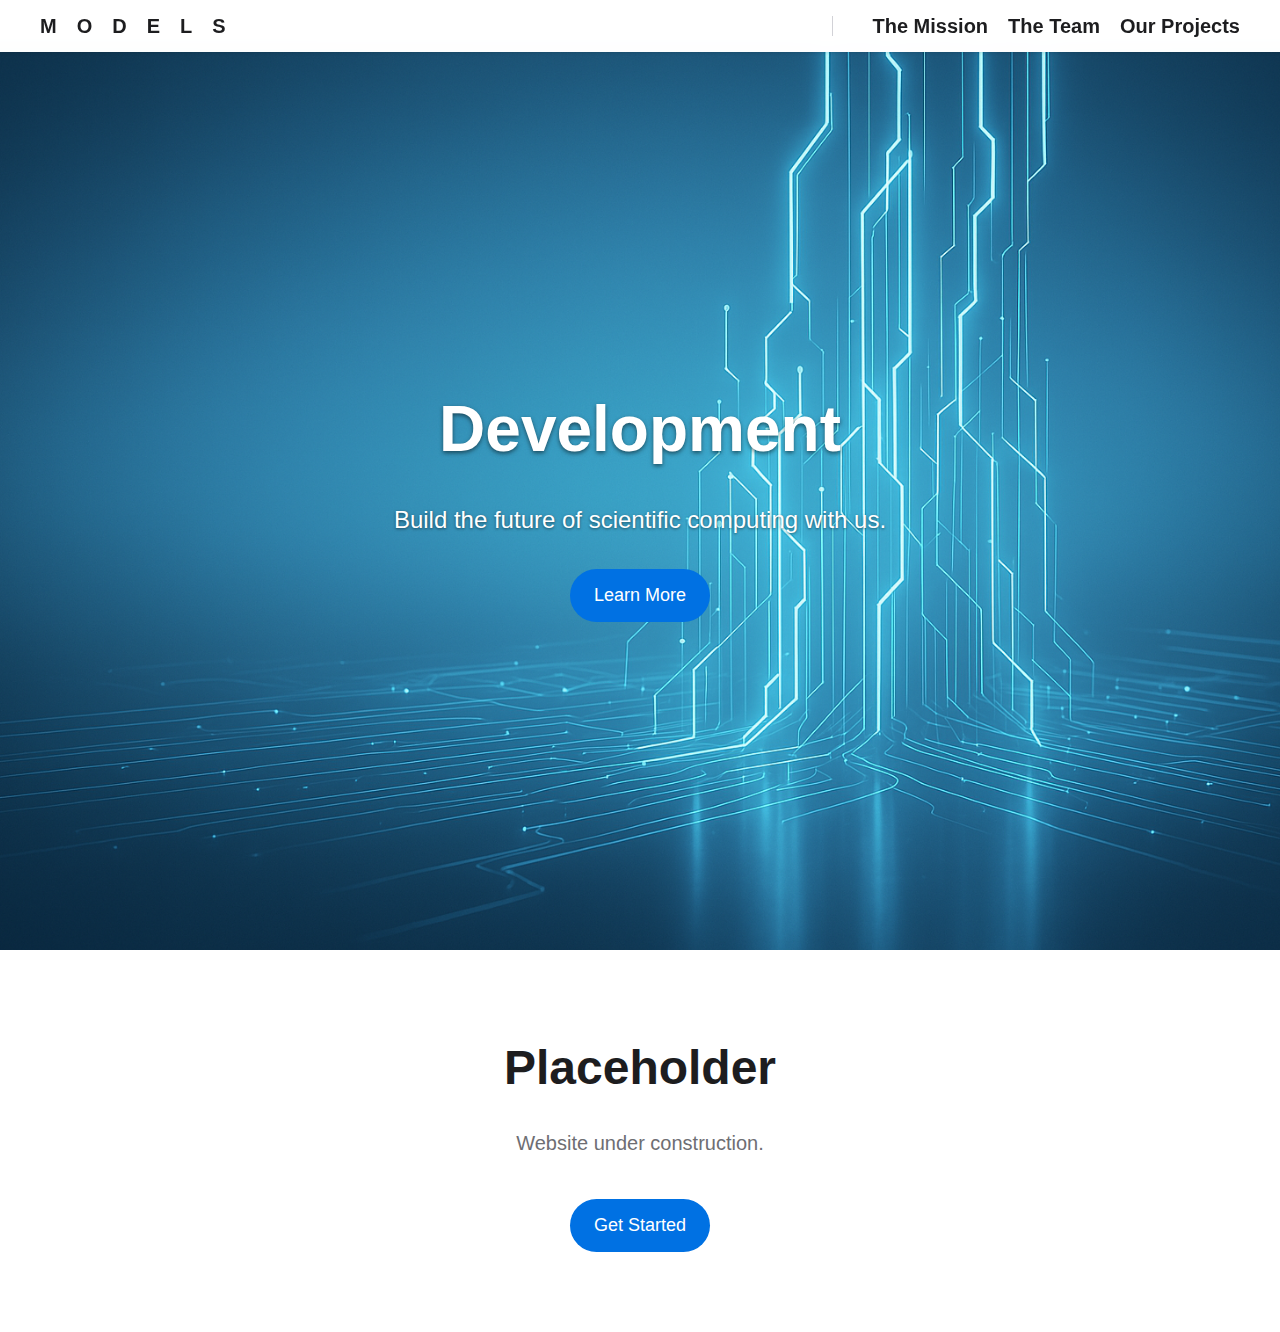
<file: d-page.html>
<!DOCTYPE html>
<html lang="en">
<head>
    <meta charset="UTF-8">
    <meta name="viewport" content="width=device-width, initial-scale=1.0">
    <title>D - Development</title>
    <link rel="stylesheet" href="styles/letter-page.css">
</head>
<body>
    
    <div id="menu-placeholder"></div>

    <section class="section-A d-section-A">
        <h1>Development</h1>
        <p>Build the future of scientific computing with us.</p>
        <a href="#" class="btn">Learn More</a>
    </section>

    <section class="section-B">
        <h2>Placeholder</h2>
        <p>Website under construction.</p>
        <a href="#" class="btn">Get Started</a>
    </section>

    <script>
        fetch('components/menu.html')
            .then(response => response.text())
            .then(data => {
                document.getElementById('menu-placeholder').innerHTML = data;
            })
            .catch(error => console.error('Error loading menu:', error));
    </script>
    
</body>
</html>
</file>
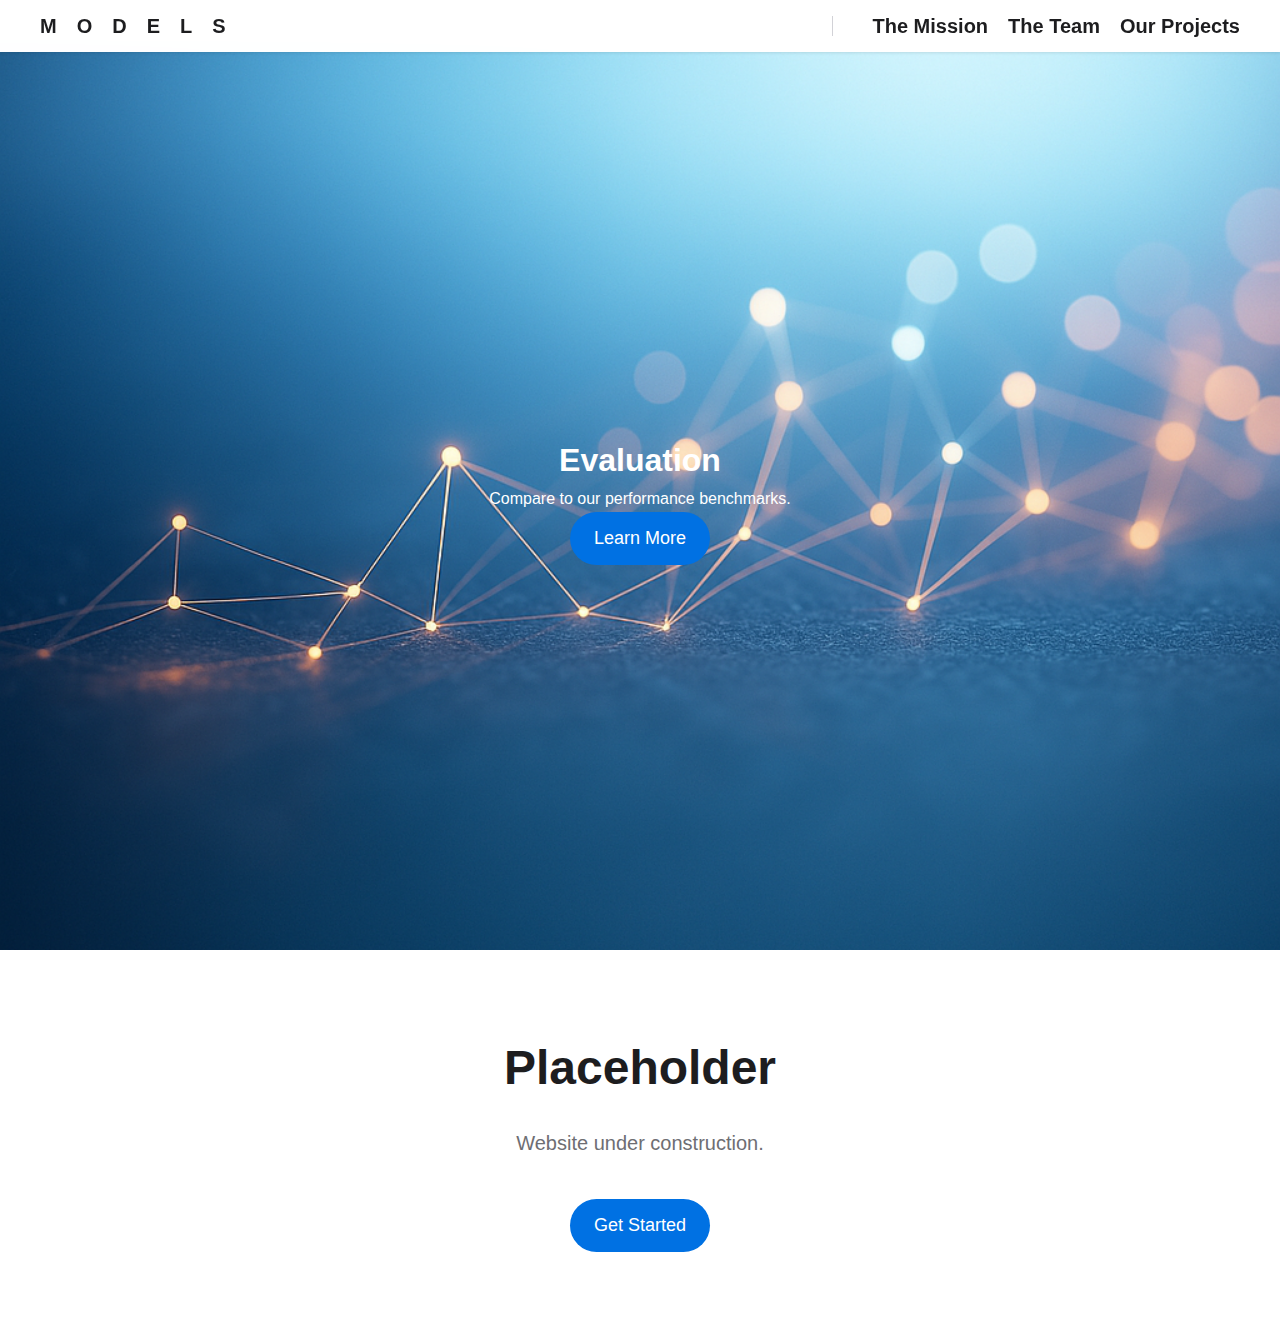
<file: e-page.html>
<!DOCTYPE html>
<html lang="en">
<head>
    <meta charset="UTF-8">
    <meta name="viewport" content="width=device-width, initial-scale=1.0">
    <title>E - Evaluation</title>
    <link rel="stylesheet" href="styles/letter-page.css">
</head>
<body>
    
    <div id="menu-placeholder"></div>

    <section class="e-section-A">
        <h1>Evaluation</h1>
        <p>Compare to our performance benchmarks.</p>
        <a href="#" class="btn">Learn More</a>
    </section>

    <section class="section-B">
        <h2>Placeholder</h2>
        <p>Website under construction.</p>
        <a href="#" class="btn">Get Started</a>
    </section>

    <script>
        fetch('components/menu.html')
            .then(response => response.text())
            .then(data => {
                document.getElementById('menu-placeholder').innerHTML = data;
            })
            .catch(error => console.error('Error loading menu:', error));
    </script>
    
</body>
</html>
</file>
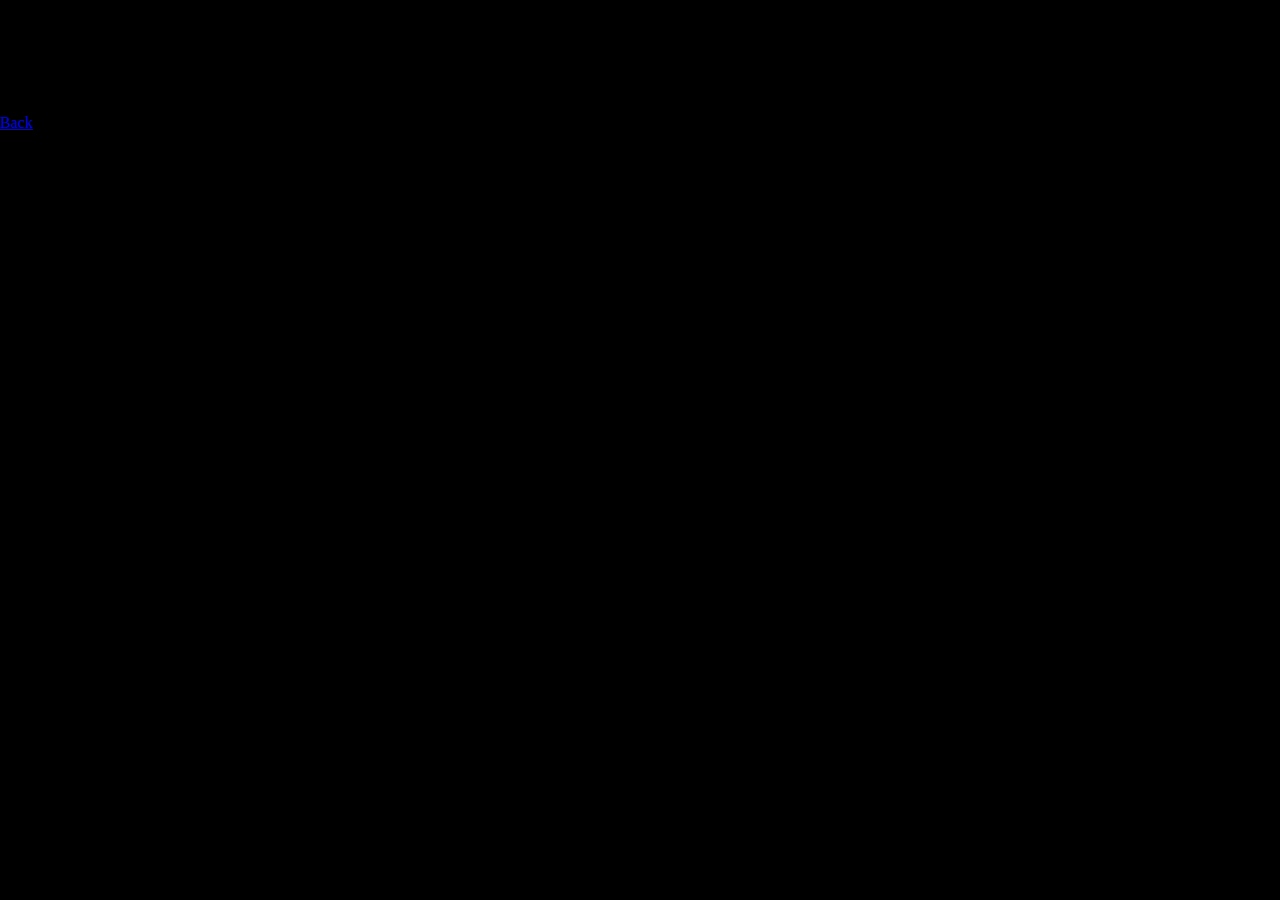
<file: l-page.html>
<!DOCTYPE html>
<html lang="en">
<head>
    <meta charset="UTF-8">
    <meta name="viewport" content="width=device-width, initial-scale=1.0">
    <title>L - ISU-MODELS</title>
    <link rel="stylesheet" href="css/style.css">
</head>
<body>
    <h1>L Page</h1>
    <p>This is the L section of ISU-MODELS.</p>
    <a href="index.html">Back</a>
</body>
</html>
</file>
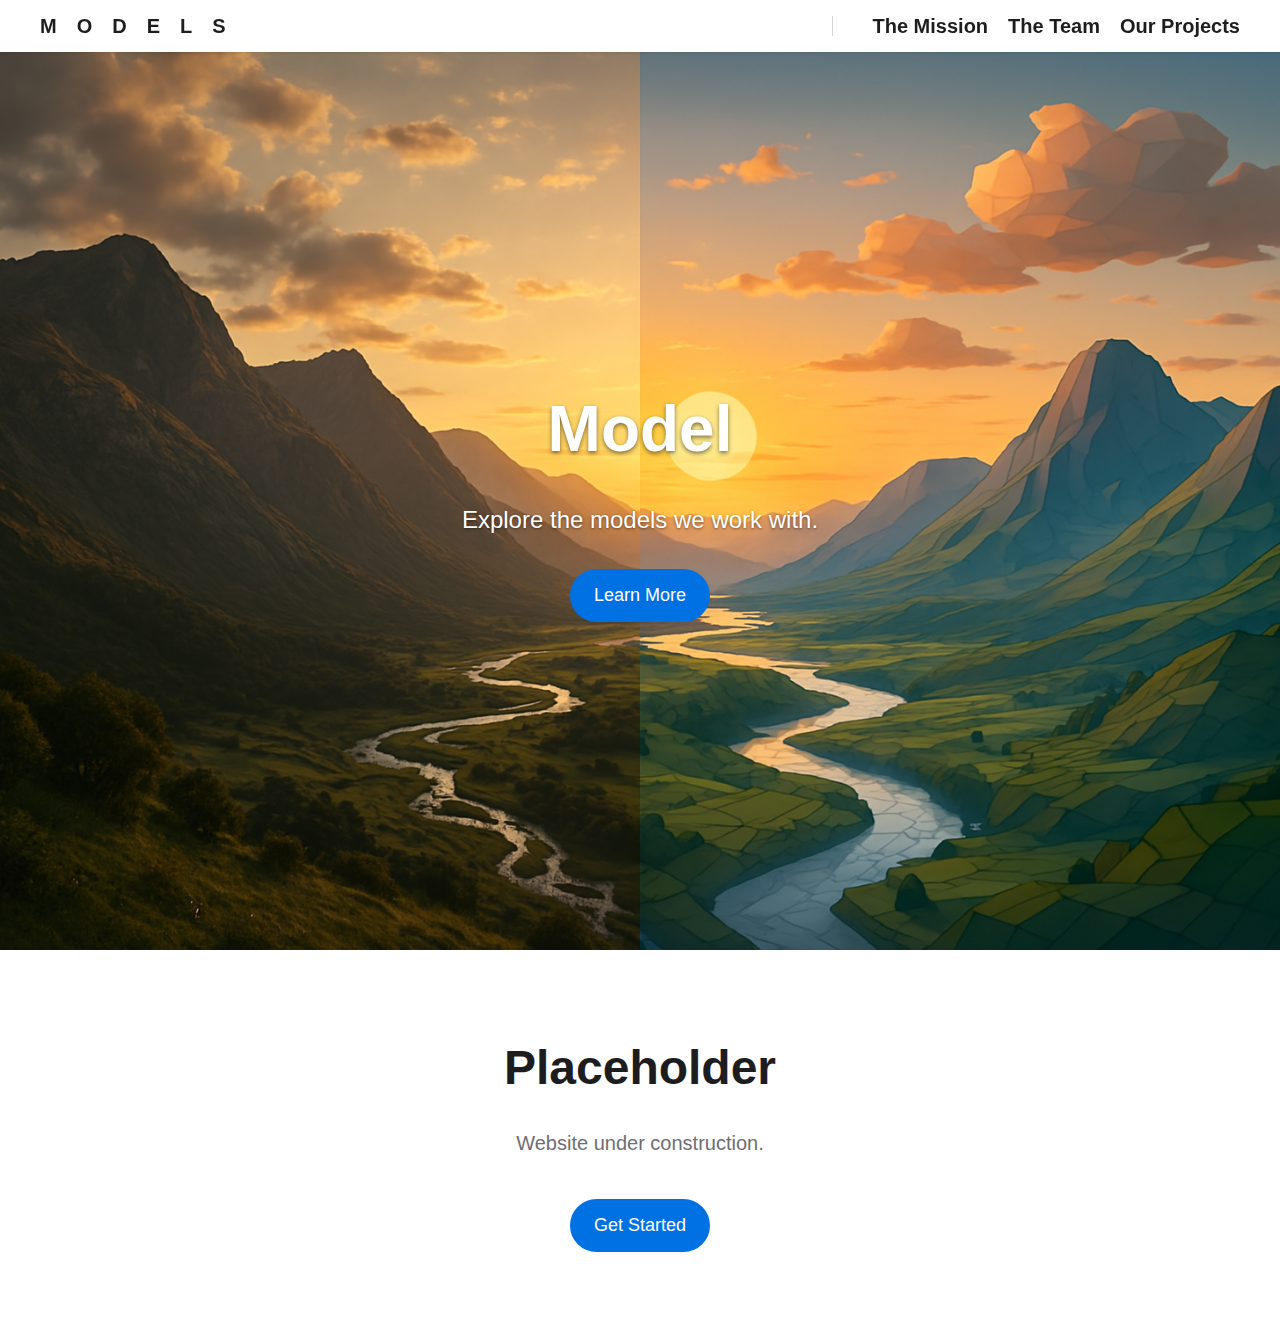
<file: m-page.html>
<!DOCTYPE html>
<html lang="en">
<head>
    <meta charset="UTF-8">
    <meta name="viewport" content="width=device-width, initial-scale=1.0">
    <title>M - Model</title>
    <link rel="stylesheet" href="styles/letter-page.css">
</head>
<body>
    
    <div id="menu-placeholder"></div>

    <section class="section-A">
        <h1>Model</h1>
        <p>Explore the models we work with.</p>
        <a href="#" class="btn">Learn More</a>
    </section>

    <section class="section-B">
        <h2>Placeholder</h2>
        <p>Website under construction.</p>
        <a href="#" class="btn">Get Started</a>
    </section>

    <script>
        fetch('components/menu.html')
            .then(response => response.text())
            .then(data => {
                document.getElementById('menu-placeholder').innerHTML = data;
            })
            .catch(error => console.error('Error loading menu:', error));
    </script>

</body>
</html>
</file>
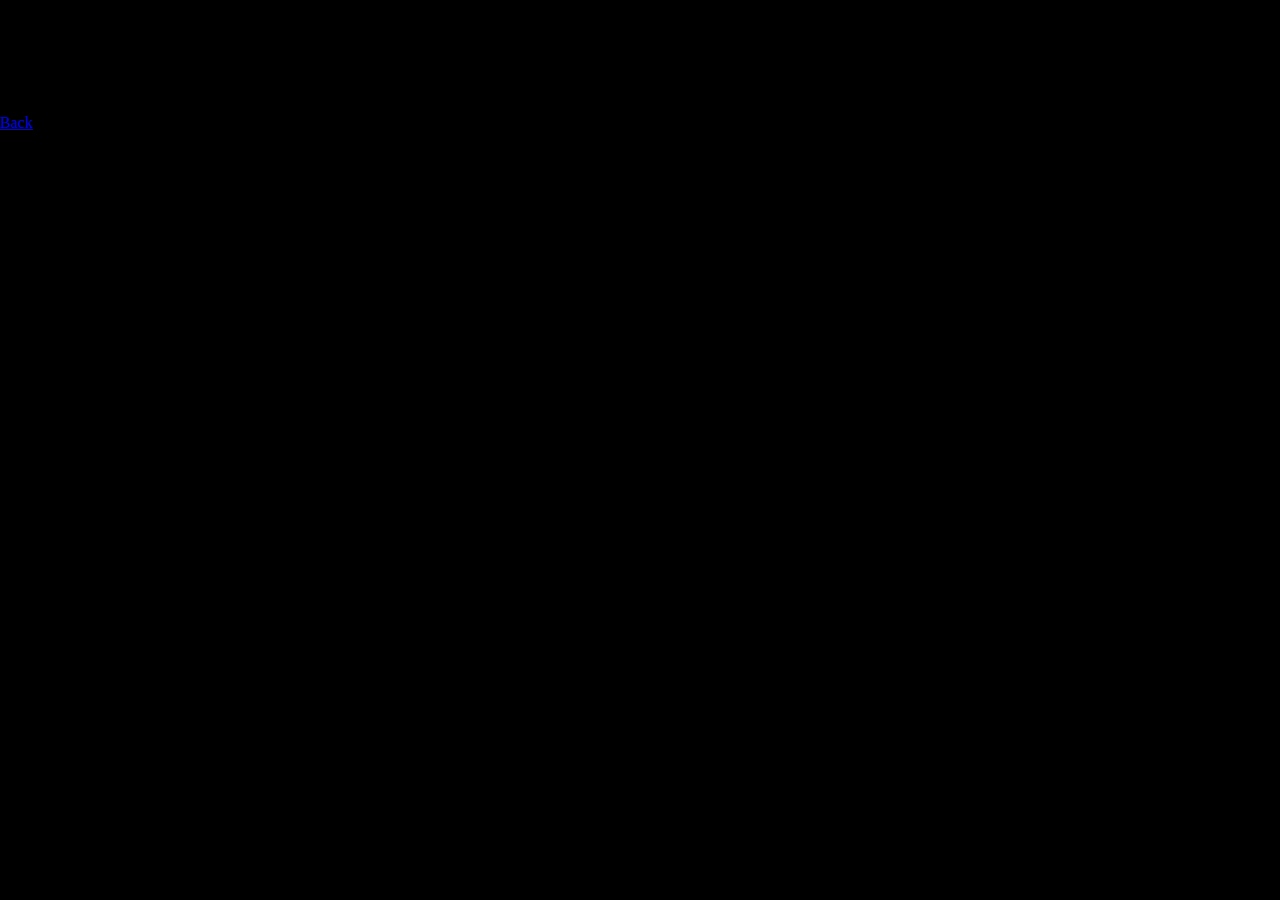
<file: o-page.html>
<!DOCTYPE html>
<html lang="en">
<head>
    <meta charset="UTF-8">
    <meta name="viewport" content="width=device-width, initial-scale=1.0">
    <title>O - ISU-MODELS</title>
    <link rel="stylesheet" href="css/style.css">
</head>
<body>
    <h1>O Page</h1>
    <p>This is the O section of ISU-MODELS.</p>
    <a href="index.html">Back</a>
</body>
</html>
</file>
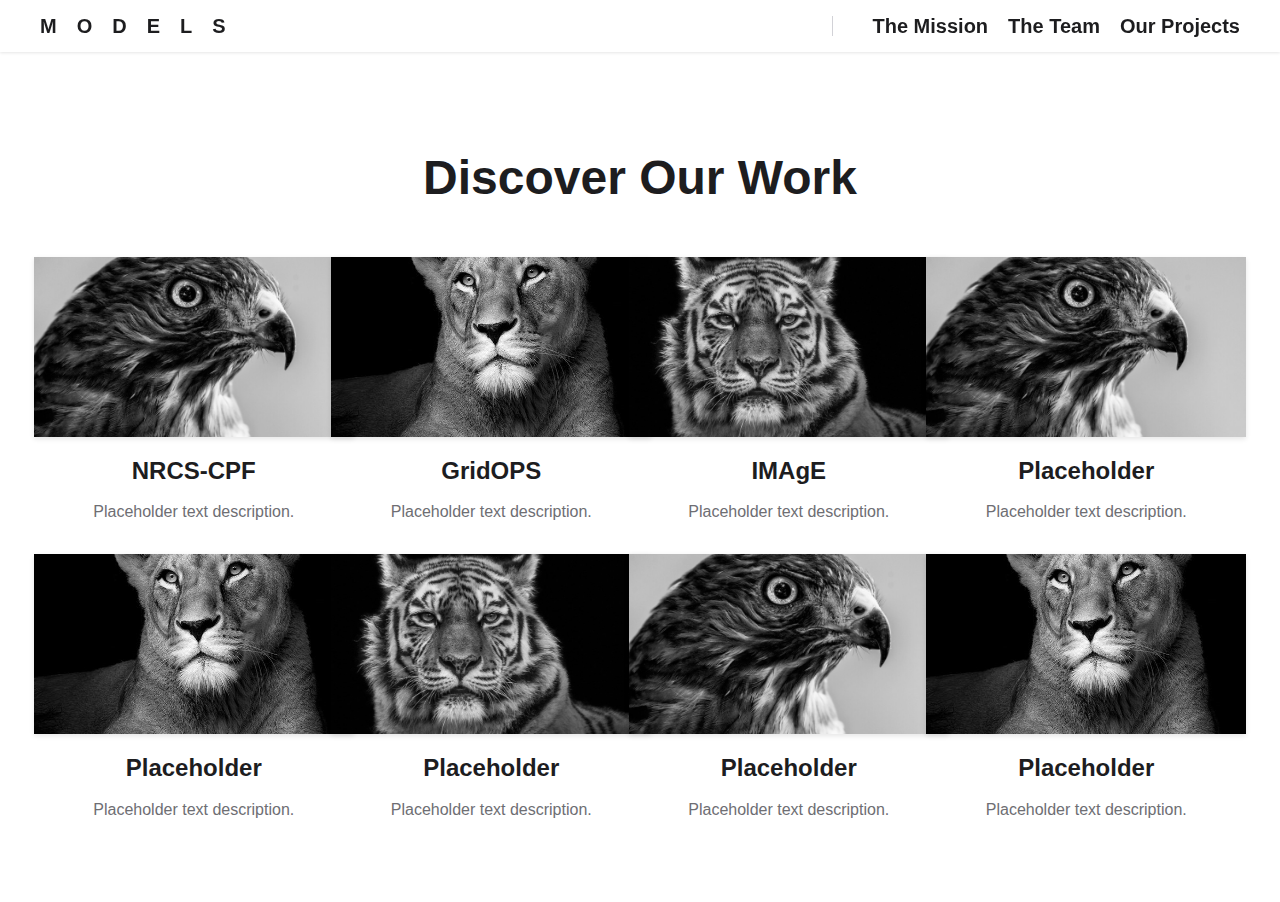
<file: projects.html>
<!DOCTYPE html>
<html lang="en">
<head>
    <meta charset="UTF-8">
    <meta name="viewport" content="width=device-width, initial-scale=1.0">
    <title>Our Projects</title>
    <link rel="stylesheet" href="styles/projects-page.css">
</head>
<body>
    
    <div id="menu-placeholder"></div>

    <section class="project-page">
        <h1>Discover Our Work</h1>
        <div class="project-grid">
            <!-- Project 1 -->
            <div class="project">
                <img src="headshots/eagle.jpg" alt="Person 1">
                <h2>NRCS-CPF</h2>
                <p>Placeholder text description.</p>
            </div>
            <!-- Project 2 -->
            <div class="project">
                <img src="headshots/lion.jpg" alt="Person 2">
                <h2>GridOPS</h2>
                <p>Placeholder text description.</p>
            </div>
            <!-- Project 3 -->
            <div class="project">
                <img src="headshots/tiger.jpg" alt="Person 3">
                <h2>IMAgE</h2>
                <p>Placeholder text description.</p>
            </div>
            <!-- Project 4 -->
            <div class="project">
                <img src="headshots/eagle.jpg" alt="Person 4">
                <h2>Placeholder</h2>
                <p>Placeholder text description.</p>
            </div>
            <!-- Project 5 -->
            <div class="project">
                <img src="headshots/lion.jpg" alt="Person 5">
                <h2>Placeholder</h2>
                <p>Placeholder text description.</p>
            </div>
            <!-- Project 6 -->
            <div class="project">
                <img src="headshots/tiger.jpg" alt="Person 6">
                <h2>Placeholder</h2>
                <p>Placeholder text description.</p>
            </div>
            <!-- Project 7 -->
            <div class="project">
                <img src="headshots/eagle.jpg" alt="Person 7">
                <h2>Placeholder</h2>
                <p>Placeholder text description.</p>
            </div>
            <!-- Project 8 -->
            <div class="project">
                <img src="headshots/lion.jpg" alt="Person 8">
                <h2>Placeholder</h2>
                <p>Placeholder text description.</p>
            </div>
        </div>
    </section>

    <script>
        fetch('components/menu.html')
            .then(response => response.text())
            .then(data => {
                document.getElementById('menu-placeholder').innerHTML = data;
            })
            .catch(error => console.error('Error loading menu:', error));
    </script>
</body>
</html>
</file>
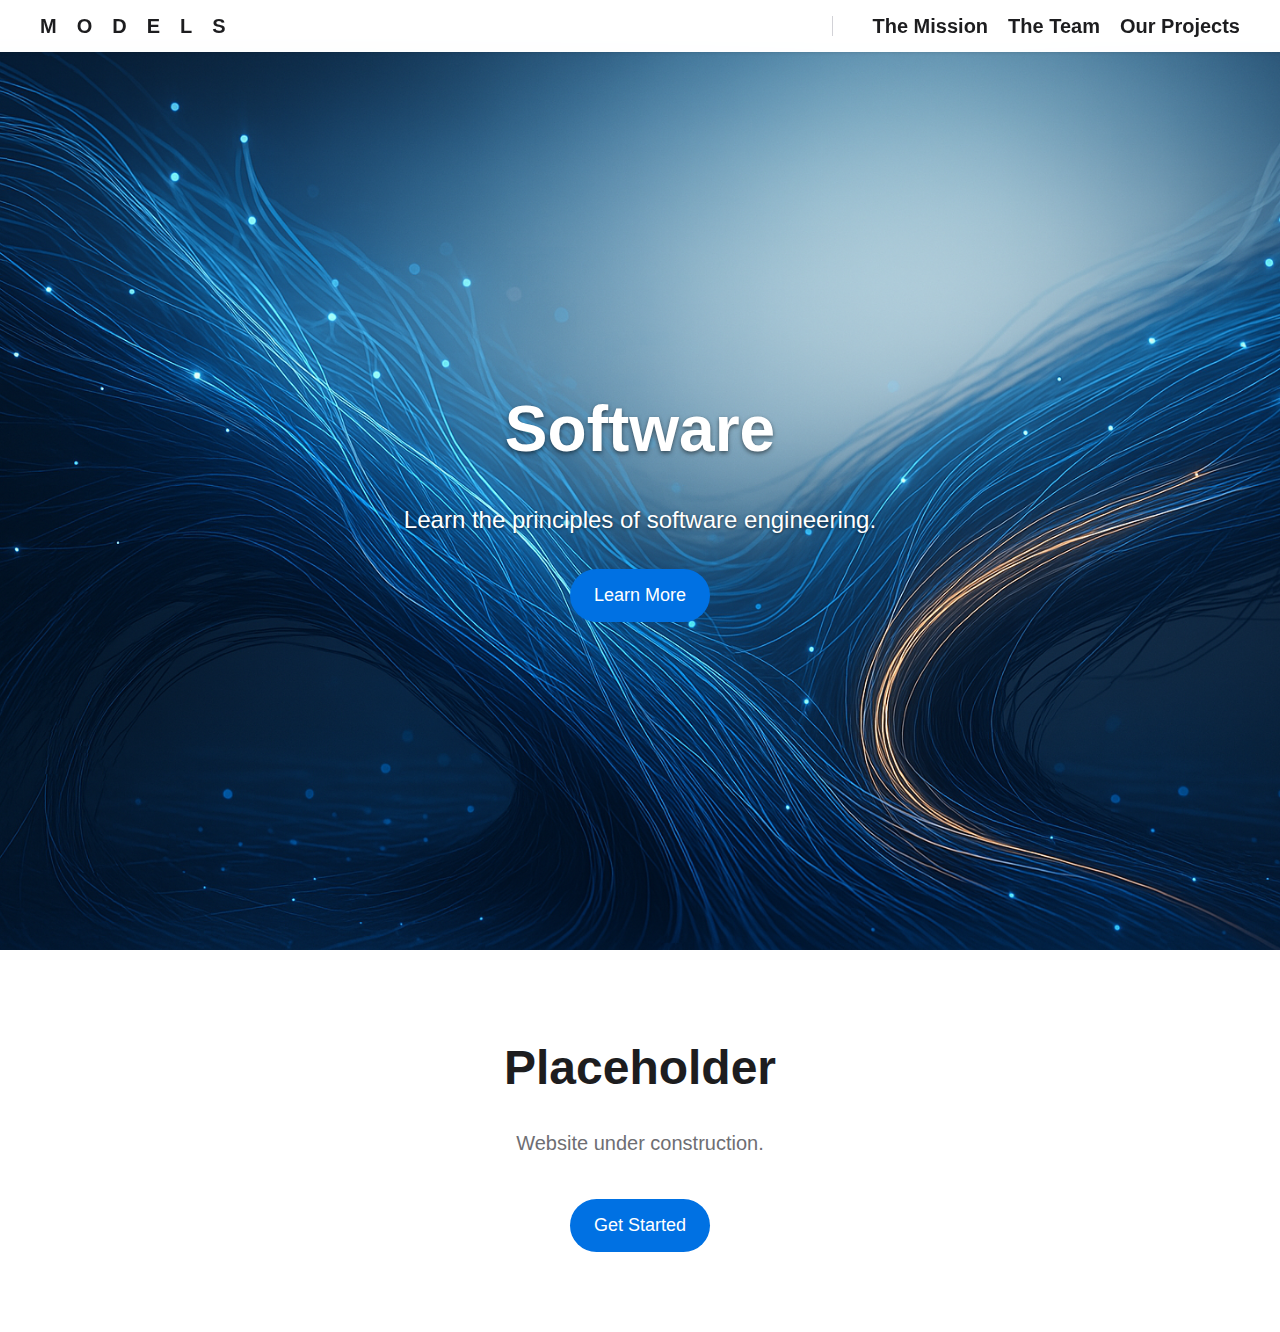
<file: s-page.html>
<!DOCTYPE html>
<html lang="en">
<head>
    <meta charset="UTF-8">
    <meta name="viewport" content="width=device-width, initial-scale=1.0">
    <title>S - Software</title>
    <link rel="stylesheet" href="styles/letter-page.css">
</head>
<body>
    
    <div id="menu-placeholder"></div>

    <section class="section-A s-section-A">
        <h1>Software</h1>
        <p>Learn the principles of software engineering.</p>
        <a href="#" class="btn">Learn More</a>
    </section>

    <section class="section-B">
        <h2>Placeholder</h2>
        <p>Website under construction.</p>
        <a href="#" class="btn">Get Started</a>
    </section>

    <script>
        fetch('components/menu.html')
            .then(response => response.text())
            .then(data => {
                document.getElementById('menu-placeholder').innerHTML = data;
            })
            .catch(error => console.error('Error loading menu:', error));
    </script>
    
</body>
</html>
</file>
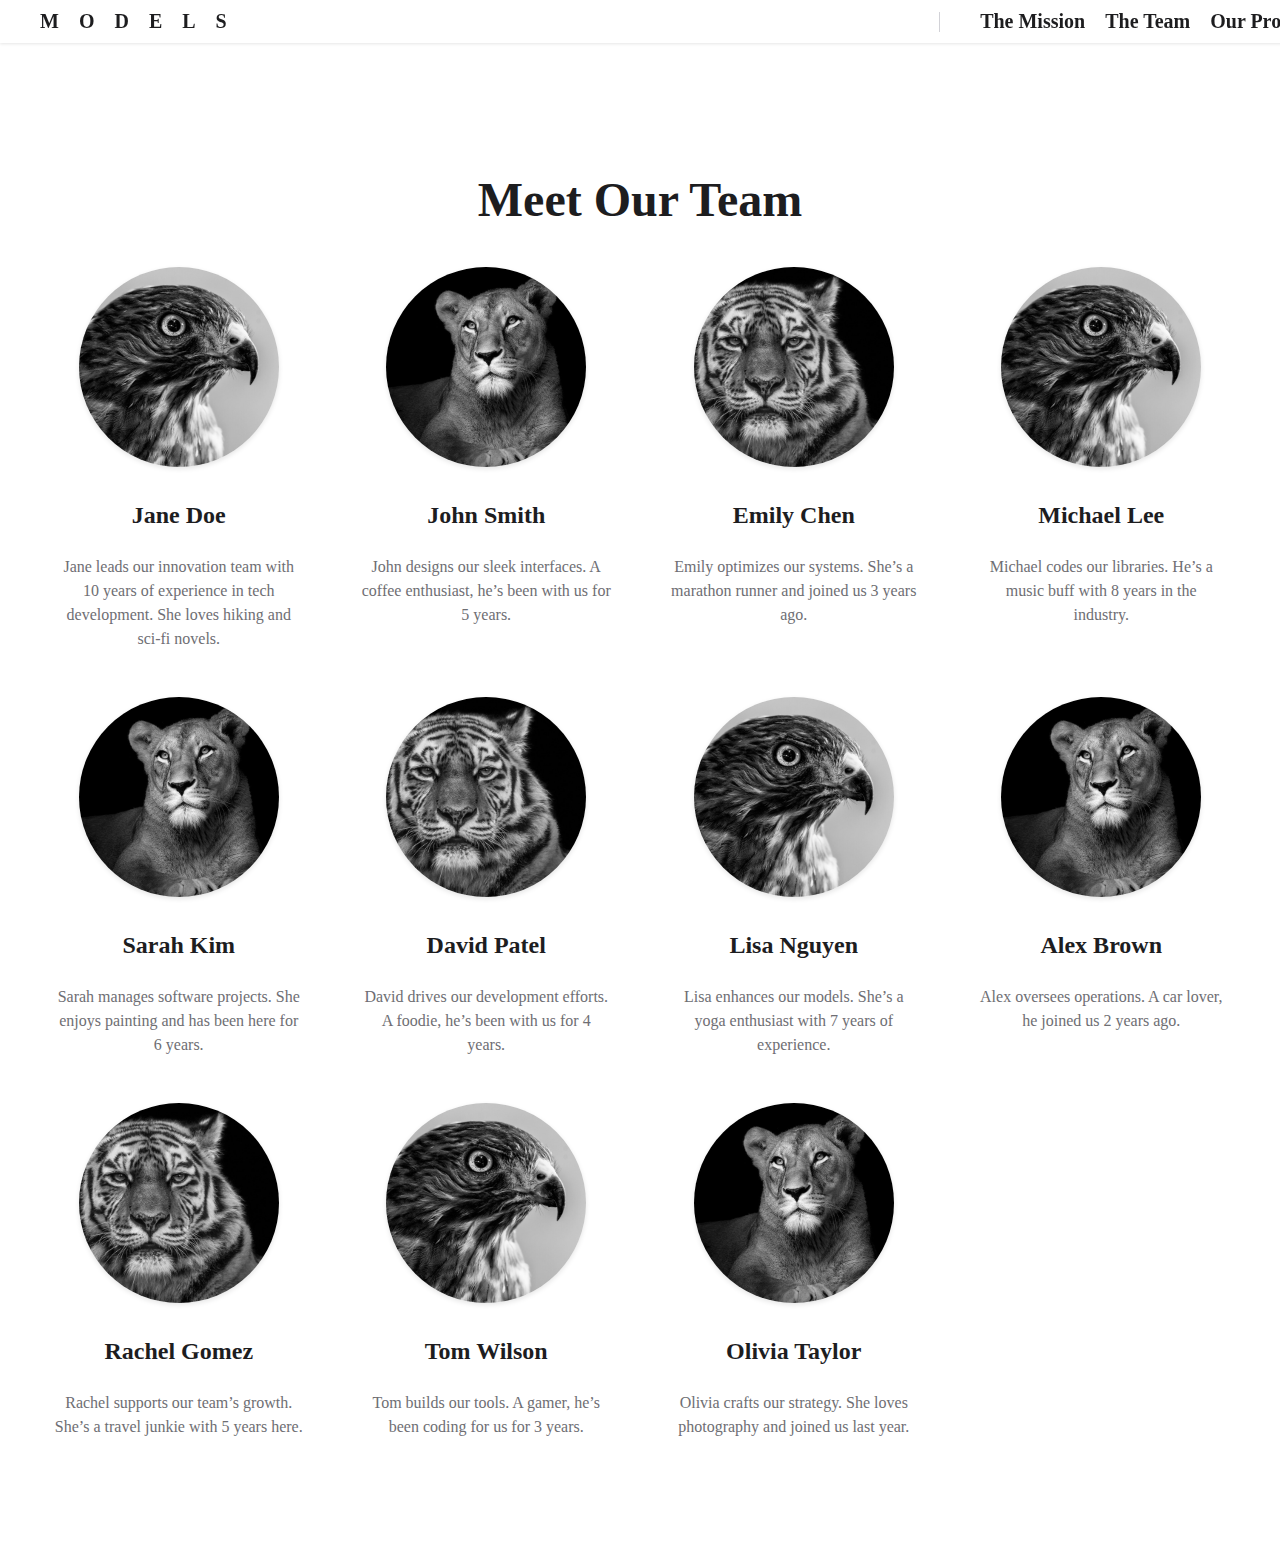
<file: team.html>
<!DOCTYPE html>
<html lang="en">
<head>
    <meta charset="UTF-8">
    <meta name="viewport" content="width=device-width, initial-scale=1.0">
    <title>The Team</title>
    <link rel="stylesheet" href="styles/team-page.css">
</head>
<body>
    
    <div id="menu-placeholder"></div>

    <section class="team-page">
        <h1>Meet Our Team</h1>
        <div class="team-grid">
            <!-- Team Member 1 -->
            <div class="team-member">
                <img src="headshots/eagle.jpg" alt="Person 1">
                <h2>Jane Doe</h2>
                <p>Jane leads our innovation team with 10 years of experience in tech development. She loves hiking and sci-fi novels.</p>
            </div>
            <!-- Team Member 2 -->
            <div class="team-member">
                <img src="headshots/lion.jpg" alt="Person 2">
                <h2>John Smith</h2>
                <p>John designs our sleek interfaces. A coffee enthusiast, he’s been with us for 5 years.</p>
            </div>
            <!-- Team Member 3 -->
            <div class="team-member">
                <img src="headshots/tiger.jpg" alt="Person 3">
                <h2>Emily Chen</h2>
                <p>Emily optimizes our systems. She’s a marathon runner and joined us 3 years ago.</p>
            </div>
            <!-- Team Member 4 -->
            <div class="team-member">
                <img src="headshots/eagle.jpg" alt="Person 4">
                <h2>Michael Lee</h2>
                <p>Michael codes our libraries. He’s a music buff with 8 years in the industry.</p>
            </div>
            <!-- Team Member 5 -->
            <div class="team-member">
                <img src="headshots/lion.jpg" alt="Person 5">
                <h2>Sarah Kim</h2>
                <p>Sarah manages software projects. She enjoys painting and has been here for 6 years.</p>
            </div>
            <!-- Team Member 6 -->
            <div class="team-member">
                <img src="headshots/tiger.jpg" alt="Person 6">
                <h2>David Patel</h2>
                <p>David drives our development efforts. A foodie, he’s been with us for 4 years.</p>
            </div>
            <!-- Team Member 7 -->
            <div class="team-member">
                <img src="headshots/eagle.jpg" alt="Person 7">
                <h2>Lisa Nguyen</h2>
                <p>Lisa enhances our models. She’s a yoga enthusiast with 7 years of experience.</p>
            </div>
            <!-- Team Member 8 -->
            <div class="team-member">
                <img src="headshots/lion.jpg" alt="Person 8">
                <h2>Alex Brown</h2>
                <p>Alex oversees operations. A car lover, he joined us 2 years ago.</p>
            </div>
            <!-- Team Member 9 -->
            <div class="team-member">
                <img src="headshots/tiger.jpg" alt="Person 9">
                <h2>Rachel Gomez</h2>
                <p>Rachel supports our team’s growth. She’s a travel junkie with 5 years here.</p>
            </div>
            <!-- Team Member 10 -->
            <div class="team-member">
                <img src="headshots/eagle.jpg" alt="Person 10">
                <h2>Tom Wilson</h2>
                <p>Tom builds our tools. A gamer, he’s been coding for us for 3 years.</p>
            </div>
            <!-- Team Member 11 -->
            <div class="team-member">
                <img src="headshots/lion.jpg" alt="Person 11">
                <h2>Olivia Taylor</h2>
                <p>Olivia crafts our strategy. She loves photography and joined us last year.</p>
            </div>
        </div>
    </section>

    <script>
        fetch('components/menu.html')
            .then(response => response.text())
            .then(data => {
                document.getElementById('menu-placeholder').innerHTML = data;
            })
            .catch(error => console.error('Error loading menu:', error));
    </script>
</body>
</html>
</file>
<file: styles/letter-page.css>
* {
    margin: 0;
    padding: 0;
    box-sizing: border-box;
}

body {
    font-family: "Helvetica", "Arial", sans-serif;
    line-height: 1.6;
    color: #1d1d1f;
    background-color: #fff;
}

.section-A, .m-section-A, .o-section-A, .d-section-A, .e-section-A, .l-section-A, .s-section-A {
    margin-top: 50px;
    height: 100vh;
    display: flex;
    flex-direction: column;
    justify-content: center;
    align-items: center;
    text-align: center;
    background-size: cover;
    background-position: center;
    color: #fff;
}

.section-A {
    background-image: url('../backgrounds/model.png');
}

.m-section-A, .section-A {
    background-image: url('../backgrounds/model.png');
}

.o-section-A {
    background-image: url('../backgrounds/optimization.png');
}

.d-section-A {
    background-image: url('../backgrounds/development.png');
}

.e-section-A {
    background-image: url('../backgrounds/evaluation.png');
}

.l-section-A {
    background-image: url('../backgrounds/libraries.png');
}

.s-section-A {
    background-image: url('../backgrounds/software.png');
}

.section-A h1 {
    font-size: 64px;
    font-weight: 600;
    margin-bottom: 20px;
    text-shadow: 0 2px 4px rgba(0, 0, 0, 0.5);
}

.section-A p {
    font-size: 24px;
    margin-bottom: 30px;
    text-shadow: 0 1px 3px rgba(0, 0, 0, 0.5);
}

.btn {
    display: inline-block;
    padding: 12px 24px;
    background-color: #0071e3;
    color: #fff;
    text-decoration: none;
    border-radius: 50px;
    font-size: 18px;
    font-weight: 500;
    transition: background-color 0.3s ease;
}

.btn:hover {
    background-color: #005bb5;
}

.section-B {
    padding: 80px 20px;
    max-width: 1200px;
    margin: 0 auto;
    text-align: center;
}

.section-B h2 {
    font-size: 48px;
    font-weight: 600;
    margin-bottom: 20px;
}

.section-B p {
    font-size: 20px;
    color: #6e6e73;
    margin-bottom: 40px;
}
</file>
<file: css/style.css>
body {
    margin: 0;
    overflow: hidden;
    background-color: black;
}

svg {
    position: absolute;
    top: 0;
    left: 0;
    width: 100vw;
    height: 100vh;
}

svg text {
    font-family: 'Montserrat', sans-serif;
    font-weight: 700;
    font-size: 48px;
}

#unmute-button {
    position: absolute;
    top: 10px;
    right: 10px;
    z-index: 10;
}
</file>
<file: styles/projects-page.css>
* {
    margin: 0;
    padding: 0;
    box-sizing: border-box;
}

body {
    font-family: "Helvetica", "Arial", sans-serif;
    line-height: 1.6;
    color: #1d1d1f;
    background-color: #fff;
}

.project-page {
    padding: 80px 20px;
    max-width: 1200px;
    margin: 60px auto 0;
    text-align: center;
}

.project-page h1 {
    font-size: 48px;
    font-weight: 600;
    margin-bottom: 40px;
    color: #1d1d1f;
}

.project-grid {
    display: grid;
    grid-template-columns: repeat(auto-fit, minmax(250px, 1fr));
    gap: 30px;
}

.project {
    display: flex;
    flex-direction: column;
    align-items: center;
}

.project img {
    width: 320px;
    height: 180px;
    object-fit: cover;
    margin-bottom: 15px;
    box-shadow: 0 2px 5px rgba(0, 0, 0, 0.1);
}

.project h2 {
    font-size: 24px;
    font-weight: 600;
    color: #1d1d1f;
    margin-bottom: 10px;
}

.project p {
    font-size: 16px;
    color: #6e6e73;
    line-height: 1.5;
    max-width: 250px;
}
</file>
<file: styles/team-page.css>
.team-page {
    padding: 80px 20px;
    max-width: 1200px;
    margin: 60px auto 0;
    text-align: center;
}

.team-page h1 {
    font-size: 48px;
    font-weight: 600;
    margin-bottom: 40px;
    color: #1d1d1f;
}

.team-grid {
    display: grid;
    grid-template-columns: repeat(auto-fit, minmax(250px, 1fr));
    gap: 30px;
}

.team-member {
    display: flex;
    flex-direction: column;
    align-items: center;
}

.team-member img {
    width: 200px;
    height: 200px;
    object-fit: cover;
    border-radius: 50%;
    margin-bottom: 15px;
    box-shadow: 0 2px 5px rgba(0, 0, 0, 0.1);
}

.team-member h2 {
    font-size: 24px;
    font-weight: 600;
    color: #1d1d1f;
    margin-bottom: 10px;
}

.team-member p {
    font-size: 16px;
    color: #6e6e73;
    line-height: 1.5;
    max-width: 250px;
}
</file>
